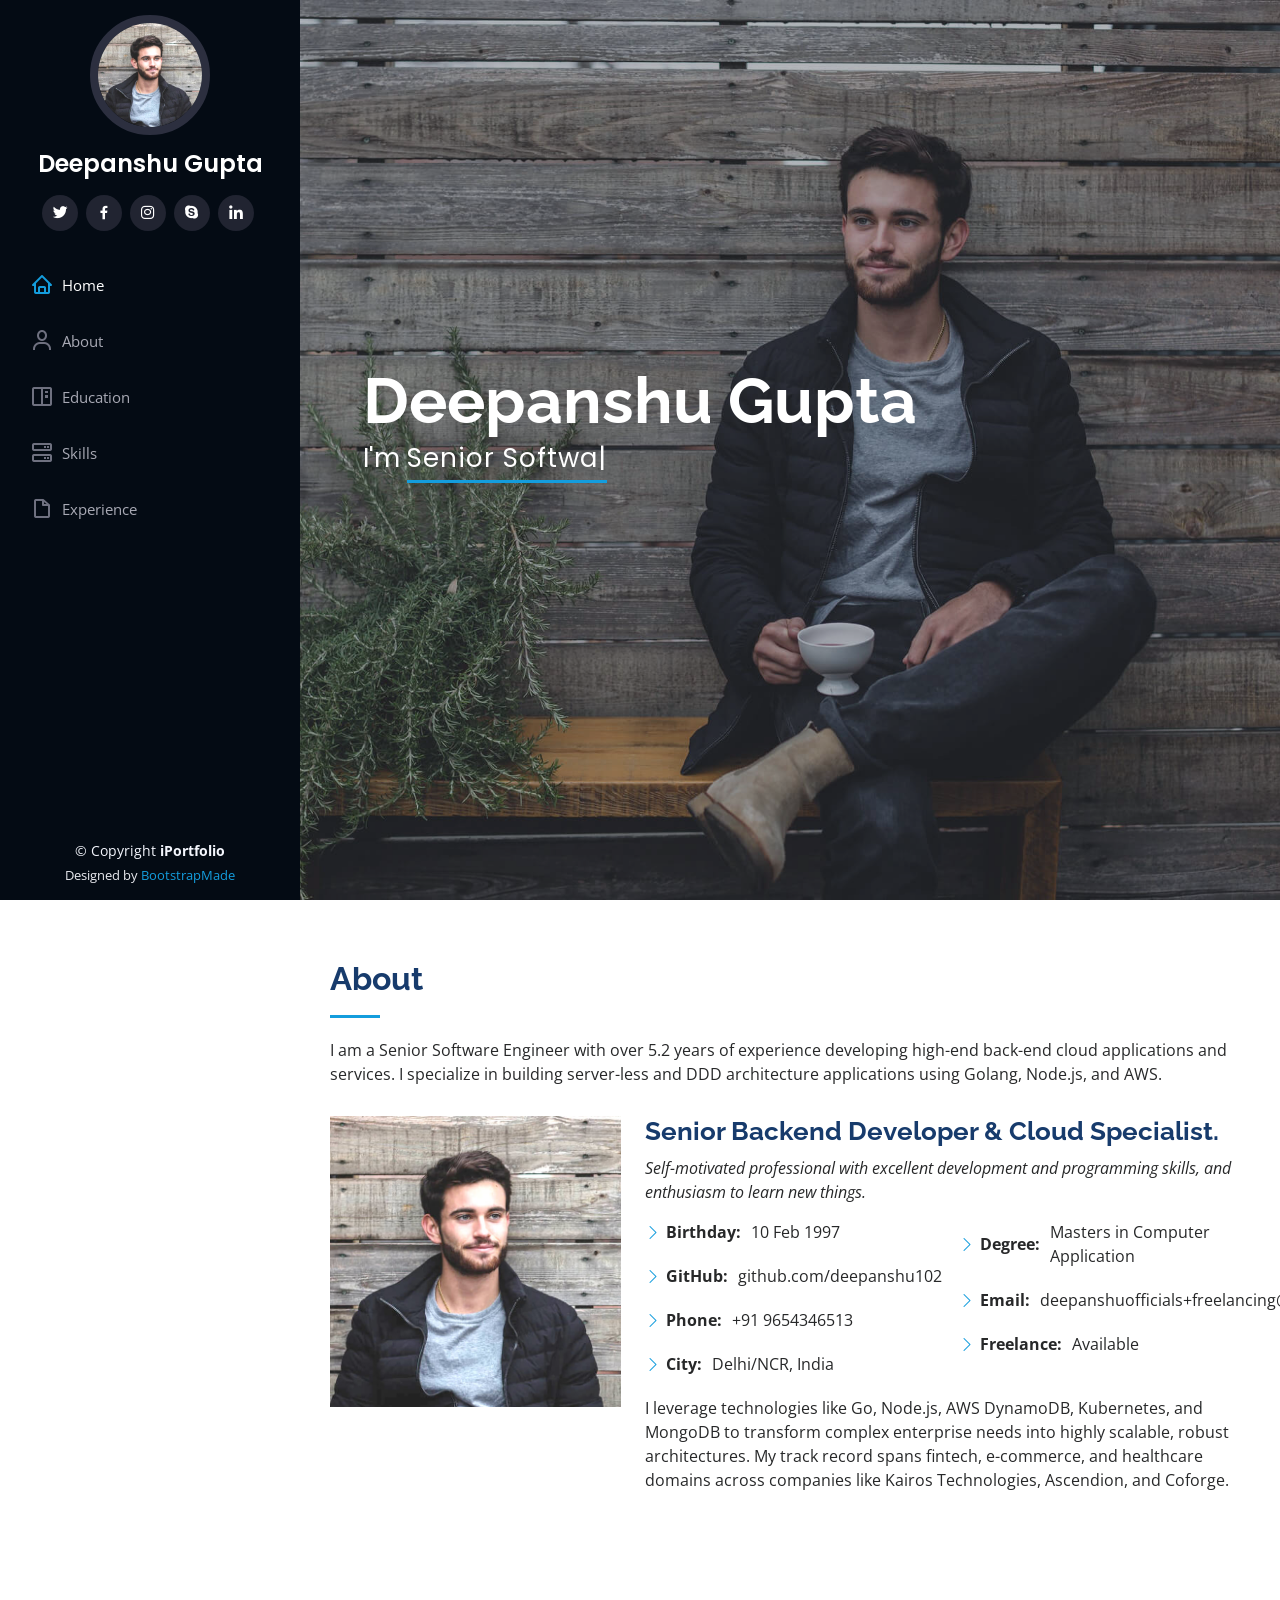
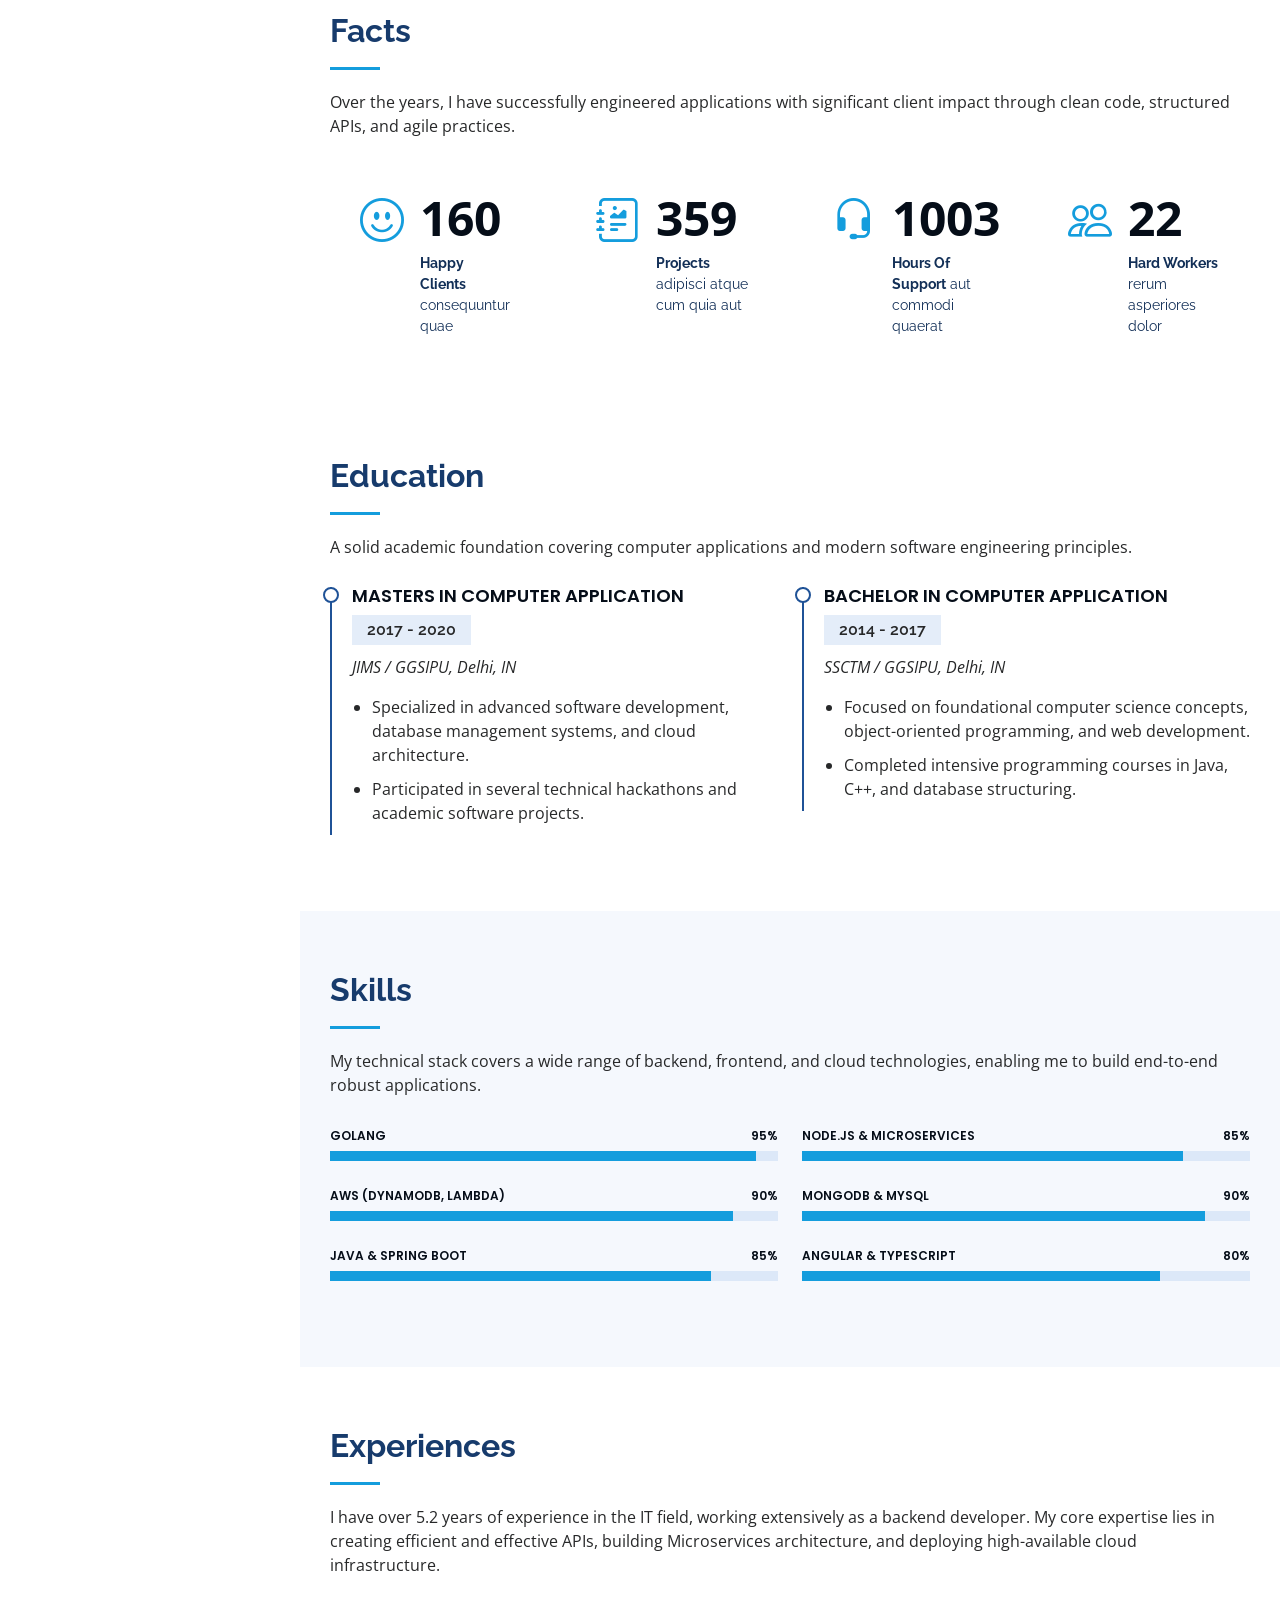
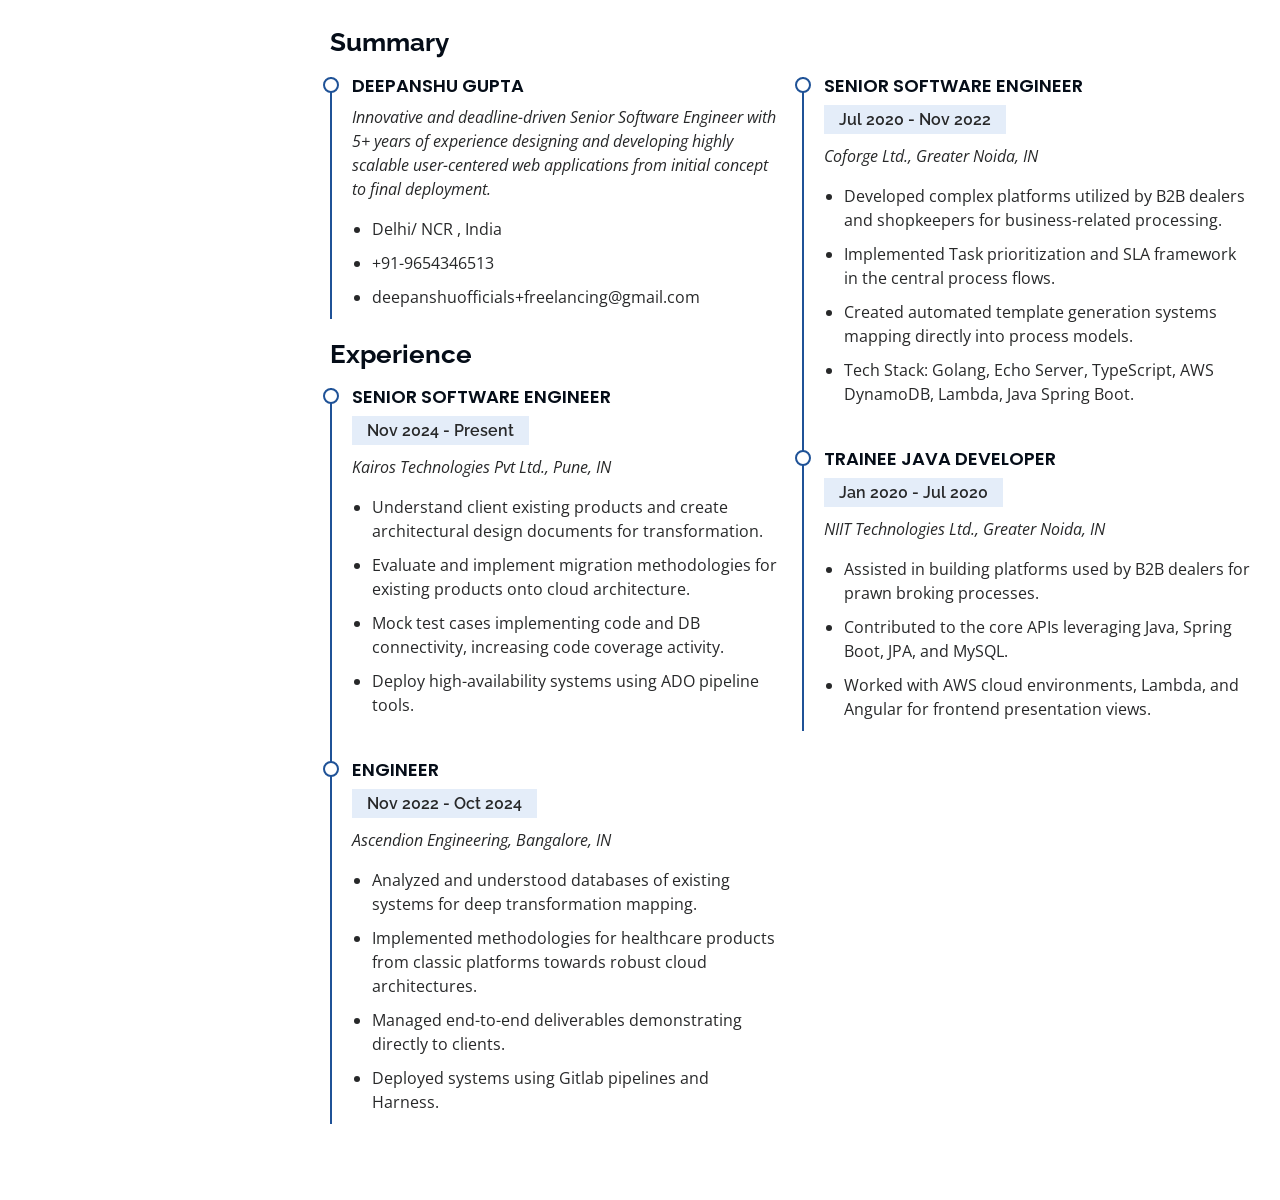
<file: PROJECT/index.html>
<!DOCTYPE html>
<html lang="en">

<head>
  <meta charset="utf-8">
  <meta content="width=device-width, initial-scale=1.0" name="viewport">

  <title>Deepanshu Gupta</title>
  <meta content="" name="description">
  <meta content="" name="keywords">

  <!-- Favicons -->
  <link href="assets/img/favicon.png" rel="icon">
  <link href="assets/img/apple-touch-icon.png" rel="apple-touch-icon">

  <!-- Google Fonts -->
  <link href="https://fonts.googleapis.com/css?family=Open+Sans:300,300i,400,400i,600,600i,700,700i|Raleway:300,300i,400,400i,500,500i,600,600i,700,700i|Poppins:300,300i,400,400i,500,500i,600,600i,700,700i" rel="stylesheet">

  <!-- Vendor CSS Files -->
  <link href="assets/vendor/aos/aos.css" rel="stylesheet">
  <link href="assets/vendor/bootstrap/css/bootstrap.min.css" rel="stylesheet">
  <link href="assets/vendor/bootstrap-icons/bootstrap-icons.css" rel="stylesheet">
  <link href="assets/vendor/boxicons/css/boxicons.min.css" rel="stylesheet">
  <link href="assets/vendor/glightbox/css/glightbox.min.css" rel="stylesheet">
  <link href="assets/vendor/swiper/swiper-bundle.min.css" rel="stylesheet">

  <!-- Template Main CSS File -->
  <link href="assets/css/style.css" rel="stylesheet">

</head>

<body>

  <!-- ======= Mobile nav toggle button ======= -->
  <i class="bi bi-list mobile-nav-toggle d-xl-none"></i>

  <!-- ======= Header ======= -->
  <header id="header">
    <div class="d-flex flex-column">

      <div class="profile">
        <img src="assets/img/profile-img.jpg" alt="deepanshu Gupta profile" class="img-fluid rounded-circle">
        <h1 class="text-light"><a href="index.html">Deepanshu Gupta</a></h1>
        <div class="social-links mt-3 text-center">
          <a href="#" class="twitter"><i class="bx bxl-twitter"></i></a>
          <a href="#" class="facebook"><i class="bx bxl-facebook"></i></a>
          <a href="#" class="instagram"><i class="bx bxl-instagram"></i></a>
          <a href="#" class="google-plus"><i class="bx bxl-skype"></i></a>
          <a href="#" class="linkedin"><i class="bx bxl-linkedin"></i></a>
        </div>
      </div>

      <nav id="navbar" class="nav-menu navbar">
        <ul>
          <li><a href="#hero" class="nav-link scrollto active"><i class="bx bx-home"></i> <span>Home</span></a></li>
          <li><a href="#about" class="nav-link scrollto"><i class="bx bx-user"></i> <span>About</span></a></li>
          <li><a href="#education" class="nav-link scrollto"><i class="bx bx-book-content"></i> <span>Education</span></a></li>
          <li><a href="#skills" class="nav-link scrollto"><i class="bx bx-server"></i> <span>Skills</span></a></li>
          <li><a href="#resume" class="nav-link scrollto"><i class="bx bx-file-blank"></i> <span>Experience</span></a></li>
          <!--<li><a href="#contact" class="nav-link scrollto"><i class="bx bx-envelope"></i> <span>Contact</span></a></li>-->
        </ul>
      </nav><!-- .nav-menu -->
    </div>
  </header><!-- End Header -->

  <!-- ======= Hero Section ======= -->
  <section id="hero" class="d-flex flex-column justify-content-center align-items-center">
    <div class="hero-container" data-aos="fade-in">
      <h1>Deepanshu Gupta</h1>
      <p>I'm <span class="typed" data-typed-items="Senior Software Engineer, Backend Developer, Cloud Architecture Specialist, Freelancer"></span></p>
    </div>
  </section><!-- End Hero -->

  <main id="main">

    <!-- ======= About Section ======= -->
    <section id="about" class="about">
      <div class="container">

        <div class="section-title">
          <h2>About</h2>
          <p>I am a Senior Software Engineer with over 5.2 years of experience developing high-end back-end cloud applications and services. I specialize in building server-less and DDD architecture applications using Golang, Node.js, and AWS.</p>
        </div>

        <div class="row">
          <div class="col-lg-4" data-aos="fade-right">
            <img src="assets/img/profile-img.jpg" class="img-fluid" alt="">
          </div>
          <div class="col-lg-8 pt-4 pt-lg-0 content" data-aos="fade-left">
            <h3>Senior Backend Developer &amp; Cloud Specialist.</h3>
            <p class="fst-italic">
              Self-motivated professional with excellent development and programming skills, and enthusiasm to learn new things.
            </p>
            <div class="row">
              <div class="col-lg-6">
                <ul>
                  <li><i class="bi bi-chevron-right"></i> <strong>Birthday:</strong> <span>10 Feb 1997</span></li>
                  <li><i class="bi bi-chevron-right"></i> <strong>GitHub:</strong> <span>github.com/deepanshu102</span></li>
                  <li><i class="bi bi-chevron-right"></i> <strong>Phone:</strong> <span>+91 9654346513</span></li>
                  <li><i class="bi bi-chevron-right"></i> <strong>City:</strong> <span>Delhi/NCR, India</span></li>
                </ul>
              </div>
              <div class="col-lg-6">
                <ul>
                  <li><i class="bi bi-chevron-right"></i> <strong>Degree:</strong> <span>Masters in Computer Application</span></li>
                  <li><i class="bi bi-chevron-right"></i> <strong>Email:</strong> <span>deepanshuofficials+freelancing@gmail.com</span></li>
                  <li><i class="bi bi-chevron-right"></i> <strong>Freelance:</strong> <span>Available</span></li>
                </ul>
              </div>
            </div>
            <p>
              I leverage technologies like Go, Node.js, AWS DynamoDB, Kubernetes, and MongoDB to transform complex enterprise needs into highly scalable, robust architectures. My track record spans fintech, e-commerce, and healthcare domains across companies like Kairos Technologies, Ascendion, and Coforge.
            </p>
          </div>
        </div>

      </div>
    </section><!-- End About Section -->

    <!-- ======= Facts Section ======= -->
    <section id="facts" class="facts">
      <div class="container">

        <div class="section-title">
          <h2>Facts</h2>
          <p>Over the years, I have successfully engineered applications with significant client impact through clean code, structured APIs, and agile practices.</p>
        </div>

        <div class="row no-gutters">

          <div class="col-lg-3 col-md-6 d-md-flex align-items-md-stretch" data-aos="fade-up">
            <div class="count-box">
              <i class="bi bi-emoji-smile"></i>
              <span data-purecounter-start="0" data-purecounter-end="232" data-purecounter-duration="1" class="purecounter"></span>
              <p><strong>Happy Clients</strong> consequuntur quae</p>
            </div>
          </div>

          <div class="col-lg-3 col-md-6 d-md-flex align-items-md-stretch" data-aos="fade-up" data-aos-delay="100">
            <div class="count-box">
              <i class="bi bi-journal-richtext"></i>
              <span data-purecounter-start="0" data-purecounter-end="521" data-purecounter-duration="1" class="purecounter"></span>
              <p><strong>Projects</strong> adipisci atque cum quia aut</p>
            </div>
          </div>

          <div class="col-lg-3 col-md-6 d-md-flex align-items-md-stretch" data-aos="fade-up" data-aos-delay="200">
            <div class="count-box">
              <i class="bi bi-headset"></i>
              <span data-purecounter-start="0" data-purecounter-end="1453" data-purecounter-duration="1" class="purecounter"></span>
              <p><strong>Hours Of Support</strong> aut commodi quaerat</p>
            </div>
          </div>

          <div class="col-lg-3 col-md-6 d-md-flex align-items-md-stretch" data-aos="fade-up" data-aos-delay="300">
            <div class="count-box">
              <i class="bi bi-people"></i>
              <span data-purecounter-start="0" data-purecounter-end="32" data-purecounter-duration="1" class="purecounter"></span>
              <p><strong>Hard Workers</strong> rerum asperiores dolor</p>
            </div>
          </div>

        </div>

      </div>
    </section><!-- End Facts Section -->
    <!-- ======= Education Section ======= -->
    <section id="education" class="resume">
    <div class="container">

      <div class="section-title">
        <h2>Education</h2>
        <p>A solid academic foundation covering computer applications and modern software engineering principles.</p>
      </div>

      <div class="row">
        <div class="col-lg-6" data-aos="fade-up">
          <div class="resume-item">
            <h4>Masters in Computer Application </h4>
            <h5>2017 - 2020</h5>
            <p><em>JIMS / GGSIPU, Delhi, IN </em></p>
            <ul>
              <li>Specialized in advanced software development, database management systems, and cloud architecture.</li>
              <li>Participated in several technical hackathons and academic software projects.</li>
            </ul>
          </div>
        </div>
        <div class="col-lg-6" data-aos="fade-up" data-aos-delay="100">
          <div class="resume-item">
            <h4>Bachelor in Computer Application</h4>
            <h5>2014 - 2017</h5>
            <p><em>SSCTM / GGSIPU, Delhi, IN</em></p>
            <ul>
              <li>Focused on foundational computer science concepts, object-oriented programming, and web development.</li>
              <li>Completed intensive programming courses in Java, C++, and database structuring.</li>
            </ul>
          </div>
        </div>
      </div>

    </div>
  </section><!-- End Resume Section -->

    <!-- End Education Section -->

    <!-- ======= Skills Section ======= -->
    <section id="skills" class="skills section-bg">
      <div class="container">

        <div class="section-title">
          <h2>Skills</h2>
          <p>My technical stack covers a wide range of backend, frontend, and cloud technologies, enabling me to build end-to-end robust applications.</p>
        </div>

        <div class="row skills-content">

          <div class="col-lg-6" data-aos="fade-up">

            <div class="progress">
              <span class="skill">Golang <i class="val">95%</i></span>
              <div class="progress-bar-wrap">
                <div class="progress-bar" role="progressbar" aria-valuenow="95" aria-valuemin="0" aria-valuemax="100"></div>
              </div>
            </div>

            <div class="progress">
              <span class="skill">AWS (DynamoDB, Lambda) <i class="val">90%</i></span>
              <div class="progress-bar-wrap">
                <div class="progress-bar" role="progressbar" aria-valuenow="90" aria-valuemin="0" aria-valuemax="100"></div>
              </div>
            </div>

            <div class="progress">
              <span class="skill">Java &amp; Spring Boot <i class="val">85%</i></span>
              <div class="progress-bar-wrap">
                <div class="progress-bar" role="progressbar" aria-valuenow="85" aria-valuemin="0" aria-valuemax="100"></div>
              </div>
            </div>

          </div>

          <div class="col-lg-6" data-aos="fade-up" data-aos-delay="100">

            <div class="progress">
              <span class="skill">Node.js &amp; Microservices <i class="val">85%</i></span>
              <div class="progress-bar-wrap">
                <div class="progress-bar" role="progressbar" aria-valuenow="85" aria-valuemin="0" aria-valuemax="100"></div>
              </div>
            </div>

            <div class="progress">
              <span class="skill">MongoDB &amp; MySQL <i class="val">90%</i></span>
              <div class="progress-bar-wrap">
                <div class="progress-bar" role="progressbar" aria-valuenow="90" aria-valuemin="0" aria-valuemax="100"></div>
              </div>
            </div>

            <div class="progress">
              <span class="skill">Angular &amp; TypeScript <i class="val">80%</i></span>
              <div class="progress-bar-wrap">
                <div class="progress-bar" role="progressbar" aria-valuenow="80" aria-valuemin="0" aria-valuemax="100"></div>
              </div>
            </div>

          </div>

        </div>

      </div>
    </section><!-- End Skills Section -->

    <!-- ======= Experience Section ======= -->
    <section id="resume" class="resume">
      <div class="container">

        <div class="section-title">
          <h2>Experiences</h2>
          <p>I have over 5.2 years of experience in the IT field, working extensively as a backend developer. My core expertise lies in creating efficient and effective APIs, building Microservices architecture, and deploying high-available cloud infrastructure.</p>
        </div>

        <div class="row">
          <div class="col-lg-6" data-aos="fade-up">
            <h3 class="resume-title">Summary</h3>
            <div class="resume-item pb-0">
              <h4>Deepanshu Gupta</h4>
              <p><em>Innovative and deadline-driven Senior Software Engineer with 5+ years of experience designing and developing highly scalable user-centered web applications from initial concept to final deployment.</em></p>
              <ul>
                <li>Delhi/ NCR , India</li>
                <li>+91-9654346513</li>
                <li>deepanshuofficials+freelancing@gmail.com</li>
              </ul>
            </div>

            <h3 class="resume-title">Experience</h3>
            <div class="resume-item">
              <h4>Senior Software Engineer</h4>
              <h5>Nov 2024 - Present</h5>
              <p><em>Kairos Technologies Pvt Ltd., Pune, IN </em></p>
              <ul>
                <li>Understand client existing products and create architectural design documents for transformation.</li>
                <li>Evaluate and implement migration methodologies for existing products onto cloud architecture.</li>
                <li>Mock test cases implementing code and DB connectivity, increasing code coverage activity.</li>
                <li>Deploy high-availability systems using ADO pipeline tools.</li>
              </ul>
            </div>
            
            <div class="resume-item">
              <h4>Engineer</h4>
              <h5>Nov 2022 - Oct 2024</h5>
              <p><em>Ascendion Engineering, Bangalore, IN</em></p>
              <ul>
                <li>Analyzed and understood databases of existing systems for deep transformation mapping.</li>
                <li>Implemented methodologies for healthcare products from classic platforms towards robust cloud architectures.</li>
                <li>Managed end-to-end deliverables demonstrating directly to clients.</li>
                <li>Deployed systems using Gitlab pipelines and Harness.</li>
              </ul>
            </div>
          </div>
          <div class="col-lg-6" data-aos="fade-up" data-aos-delay="100">
            <h3 class="resume-title">&nbsp;</h3>
            <div class="resume-item">
              <h4>Senior Software Engineer</h4>
              <h5>Jul 2020 - Nov 2022</h5>
              <p><em>Coforge Ltd., Greater Noida, IN</em></p>
              <ul>
                <li>Developed complex platforms utilized by B2B dealers and shopkeepers for business-related processing.</li>
                <li>Implemented Task prioritization and SLA framework in the central process flows.</li>
                <li>Created automated template generation systems mapping directly into process models.</li>
                <li>Tech Stack: Golang, Echo Server, TypeScript, AWS DynamoDB, Lambda, Java Spring Boot.</li>
              </ul>
            </div>
            
            <div class="resume-item">
              <h4>Trainee Java Developer</h4>
              <h5>Jan 2020 - Jul 2020</h5>
              <p><em>NIIT Technologies Ltd., Greater Noida, IN</em></p>
              <ul>
                <li>Assisted in building platforms used by B2B dealers for prawn broking processes.</li>
                <li>Contributed to the core APIs leveraging Java, Spring Boot, JPA, and MySQL.</li>
                <li>Worked with AWS cloud environments, Lambda, and Angular for frontend presentation views.</li>
              </ul>
            </div>
          </div>
        </div>

      </div>
    </section><!-- End Resume Section -->


    <!-- ======= Services Section ======= 
    <section id="services" class="services">
      <div class="container">

        <div class="section-title">
          <h2>Services</h2>
          <p>Magnam dolores commodi suscipit. Necessitatibus eius consequatur ex aliquid fuga eum quidem. Sit sint consectetur velit. Quisquam quos quisquam cupiditate. Et nemo qui impedit suscipit alias ea. Quia fugiat sit in iste officiis commodi quidem hic quas.</p>
        </div>

        <div class="row">
          <div class="col-lg-4 col-md-6 icon-box" data-aos="fade-up">
            <div class="icon"><i class="bi bi-briefcase"></i></div>
            <h4 class="title"><a href="">Lorem Ipsum</a></h4>
            <p class="description">Voluptatum deleniti atque corrupti quos dolores et quas molestias excepturi sint occaecati cupiditate non provident</p>
          </div>
          <div class="col-lg-4 col-md-6 icon-box" data-aos="fade-up" data-aos-delay="100">
            <div class="icon"><i class="bi bi-card-checklist"></i></div>
            <h4 class="title"><a href="">Dolor Sitema</a></h4>
            <p class="description">Minim veniam, quis nostrud exercitation ullamco laboris nisi ut aliquip ex ea commodo consequat tarad limino ata</p>
          </div>
          <div class="col-lg-4 col-md-6 icon-box" data-aos="fade-up" data-aos-delay="200">
            <div class="icon"><i class="bi bi-bar-chart"></i></div>
            <h4 class="title"><a href="">Sed ut perspiciatis</a></h4>
            <p class="description">Duis aute irure dolor in reprehenderit in voluptate velit esse cillum dolore eu fugiat nulla pariatur</p>
          </div>
          <div class="col-lg-4 col-md-6 icon-box" data-aos="fade-up" data-aos-delay="300">
            <div class="icon"><i class="bi bi-binoculars"></i></div>
            <h4 class="title"><a href="">Magni Dolores</a></h4>
            <p class="description">Excepteur sint occaecat cupidatat non proident, sunt in culpa qui officia deserunt mollit anim id est laborum</p>
          </div>
          <div class="col-lg-4 col-md-6 icon-box" data-aos="fade-up" data-aos-delay="400">
            <div class="icon"><i class="bi bi-brightness-high"></i></div>
            <h4 class="title"><a href="">Nemo Enim</a></h4>
            <p class="description">At vero eos et accusamus et iusto odio dignissimos ducimus qui blanditiis praesentium voluptatum deleniti atque</p>
          </div>
          <div class="col-lg-4 col-md-6 icon-box" data-aos="fade-up" data-aos-delay="500">
            <div class="icon"><i class="bi bi-calendar4-week"></i></div>
            <h4 class="title"><a href="">Eiusmod Tempor</a></h4>
            <p class="description">Et harum quidem rerum facilis est et expedita distinctio. Nam libero tempore, cum soluta nobis est eligendi</p>
          </div>
        </div>

      </div>
    </section> End Services Section -->

    <!-- ======= Testimonials Section ======= 
    <section id="testimonials" class="testimonials section-bg">
      <div class="container">

        <div class="section-title">
          <h2>Testimonials</h2>
          <p>Magnam dolores commodi suscipit. Necessitatibus eius consequatur ex aliquid fuga eum quidem. Sit sint consectetur velit. Quisquam quos quisquam cupiditate. Et nemo qui impedit suscipit alias ea. Quia fugiat sit in iste officiis commodi quidem hic quas.</p>
        </div>

        <div class="testimonials-slider swiper" data-aos="fade-up" data-aos-delay="100">
          <div class="swiper-wrapper">

            <div class="swiper-slide">
              <div class="testimonial-item" data-aos="fade-up">
                <p>
                  <i class="bx bxs-quote-alt-left quote-icon-left"></i>
                  Proin iaculis purus consequat sem cure digni ssim donec porttitora entum suscipit rhoncus. Accusantium quam, ultricies eget id, aliquam eget nibh et. Maecen aliquam, risus at semper.
                  <i class="bx bxs-quote-alt-right quote-icon-right"></i>
                </p>
                <img src="assets/img/testimonials/testimonials-1.jpg" class="testimonial-img" alt="">
                <h3>Saul Goodman</h3>
                <h4>Ceo &amp; Founder</h4>
              </div>
            </div> End testimonial item -->

            <!-- <div class="swiper-slide">
              <div class="testimonial-item" data-aos="fade-up" data-aos-delay="100">
                <p>
                  <i class="bx bxs-quote-alt-left quote-icon-left"></i>
                  Export tempor illum tamen malis malis eram quae irure esse labore quem cillum quid cillum eram malis quorum velit fore eram velit sunt aliqua noster fugiat irure amet legam anim culpa.
                  <i class="bx bxs-quote-alt-right quote-icon-right"></i>
                </p>
                <img src="assets/img/testimonials/testimonials-2.jpg" class="testimonial-img" alt="">
                <h3>Sara Wilsson</h3>
                <h4>Designer</h4>
              </div>
            </div> End testimonial item 

            <div class="swiper-slide">
              <div class="testimonial-item" data-aos="fade-up" data-aos-delay="200">
                <p>
                  <i class="bx bxs-quote-alt-left quote-icon-left"></i>
                  Enim nisi quem export duis labore cillum quae magna enim sint quorum nulla quem veniam duis minim tempor labore quem eram duis noster aute amet eram fore quis sint minim.
                  <i class="bx bxs-quote-alt-right quote-icon-right"></i>
                </p>
                <img src="assets/img/testimonials/testimonials-3.jpg" class="testimonial-img" alt="">
                <h3>Jena Karlis</h3>
                <h4>Store Owner</h4>
              </div>
            </div>  End testimonial item 

            <div class="swiper-slide">
              <div class="testimonial-item" data-aos="fade-up" data-aos-delay="300">
                <p>
                  <i class="bx bxs-quote-alt-left quote-icon-left"></i>
                  Fugiat enim eram quae cillum dolore dolor amet nulla culpa multos export minim fugiat minim velit minim dolor enim duis veniam ipsum anim magna sunt elit fore quem dolore labore illum veniam.
                  <i class="bx bxs-quote-alt-right quote-icon-right"></i>
                </p>
                <img src="assets/img/testimonials/testimonials-4.jpg" class="testimonial-img" alt="">
                <h3>Matt Brandon</h3>
                <h4>Freelancer</h4>
              </div>
            </div> End testimonial item 

            <div class="swiper-slide">
              <div class="testimonial-item" data-aos="fade-up" data-aos-delay="400">
                <p>
                  <i class="bx bxs-quote-alt-left quote-icon-left"></i>
                  Quis quorum aliqua sint quem legam fore sunt eram irure aliqua veniam tempor noster veniam enim culpa labore duis sunt culpa nulla illum cillum fugiat legam esse veniam culpa fore nisi cillum quid.
                  <i class="bx bxs-quote-alt-right quote-icon-right"></i>
                </p>
                <img src="assets/img/testimonials/testimonials-5.jpg" class="testimonial-img" alt="">
                <h3>John Larson</h3>
                <h4>Entrepreneur</h4>
              </div>
            </div> End testimonial item 

          </div>
          <div class="swiper-pagination"></div>
        </div>

      </div>
    </section>End Testimonials Section -->

    <!-- ======= Contact Section ======= -->
    <!--<section id="contact" class="contact">
      <div class="container">

        <div class="section-title">
          <h2>Contact</h2>
          <p>Magnam dolores commodi suscipit. Necessitatibus eius consequatur ex aliquid fuga eum quidem. Sit sint consectetur velit. Quisquam quos quisquam cupiditate. Et nemo qui impedit suscipit alias ea. Quia fugiat sit in iste officiis commodi quidem hic quas.</p>
        </div>

        <div class="row" data-aos="fade-in">

          <div class="col-lg-5 d-flex align-items-stretch">
            <div class="info">
              <div class="address">
                <i class="bi bi-geo-alt"></i>
                <h4>Location:</h4>
                <p>A108 Adam Street, New York, NY 535022</p>
              </div>

              <div class="email">
                <i class="bi bi-envelope"></i>
                <h4>Email:</h4>
                <p>info@example.com</p>
              </div>

              <div class="phone">
                <i class="bi bi-phone"></i>
                <h4>Call:</h4>
                <p>+1 5589 55488 55s</p>
              </div>

              <iframe src="https://www.google.com/maps/embed?pb=!1m14!1m8!1m3!1d12097.433213460943!2d-74.0062269!3d40.7101282!3m2!1i1024!2i768!4f13.1!3m3!1m2!1s0x0%3A0xb89d1fe6bc499443!2sDowntown+Conference+Center!5e0!3m2!1smk!2sbg!4v1539943755621" frameborder="0" style="border:0; width: 100%; height: 290px;" allowfullscreen></iframe>
            </div>

          </div>

          <div class="col-lg-7 mt-5 mt-lg-0 d-flex align-items-stretch">
            <form action="forms/contact.php" method="post" role="form" class="php-email-form">
              <div class="row">
                <div class="form-group col-md-6">
                  <label for="name">Your Name</label>
                  <input type="text" name="name" class="form-control" id="name" required>
                </div>
                <div class="form-group col-md-6">
                  <label for="name">Your Email</label>
                  <input type="email" class="form-control" name="email" id="email" required>
                </div>
              </div>
              <div class="form-group">
                <label for="name">Subject</label>
                <input type="text" class="form-control" name="subject" id="subject" required>
              </div>
              <div class="form-group">
                <label for="name">Message</label>
                <textarea class="form-control" name="message" rows="10" required></textarea>
              </div>
              <div class="my-3">
                <div class="loading">Loading</div>
                <div class="error-message"></div>
                <div class="sent-message">Your message has been sent. Thank you!</div>
              </div>
              <div class="text-center"><button type="submit">Send Message</button></div>
            </form>
          </div>

        </div>

      </div>
    </section>
  -->
    <!-- End Contact Section -->

  </main><!-- End #main -->

  <!-- ======= Footer ======= -->
  <footer id="footer">
    <div class="container">
      <div class="copyright">
        &copy; Copyright <strong><span>iPortfolio</span></strong>
      </div>
      <div class="credits">
        <!-- All the links in the footer should remain intact. -->
        <!-- You can delete the links only if you purchased the pro version. -->
        <!-- Licensing information: https://bootstrapmade.com/license/ -->
        <!-- Purchase the pro version with working PHP/AJAX contact form: https://bootstrapmade.com/iportfolio-bootstrap-portfolio-websites-template/ -->
        Designed by <a href="https://bootstrapmade.com/">BootstrapMade</a>
      </div>
    </div>
  </footer><!-- End  Footer -->

  <a href="#" class="back-to-top d-flex align-items-center justify-content-center"><i class="bi bi-arrow-up-short"></i></a>

  <!-- Vendor JS Files -->
  <script src="assets/vendor/purecounter/purecounter_vanilla.js"></script>
  <script src="assets/vendor/aos/aos.js"></script>
  <script src="assets/vendor/bootstrap/js/bootstrap.bundle.min.js"></script>
  <script src="assets/vendor/glightbox/js/glightbox.min.js"></script>
  <script src="assets/vendor/isotope-layout/isotope.pkgd.min.js"></script>
  <script src="assets/vendor/swiper/swiper-bundle.min.js"></script>
  <script src="assets/vendor/typed.js/typed.umd.js"></script>
  <script src="assets/vendor/waypoints/noframework.waypoints.js"></script>
  <script src="assets/vendor/php-email-form/validate.js"></script>

  <!-- Template Main JS File -->
  <script src="assets/js/main.js"></script>

</body>

</html>
</file>
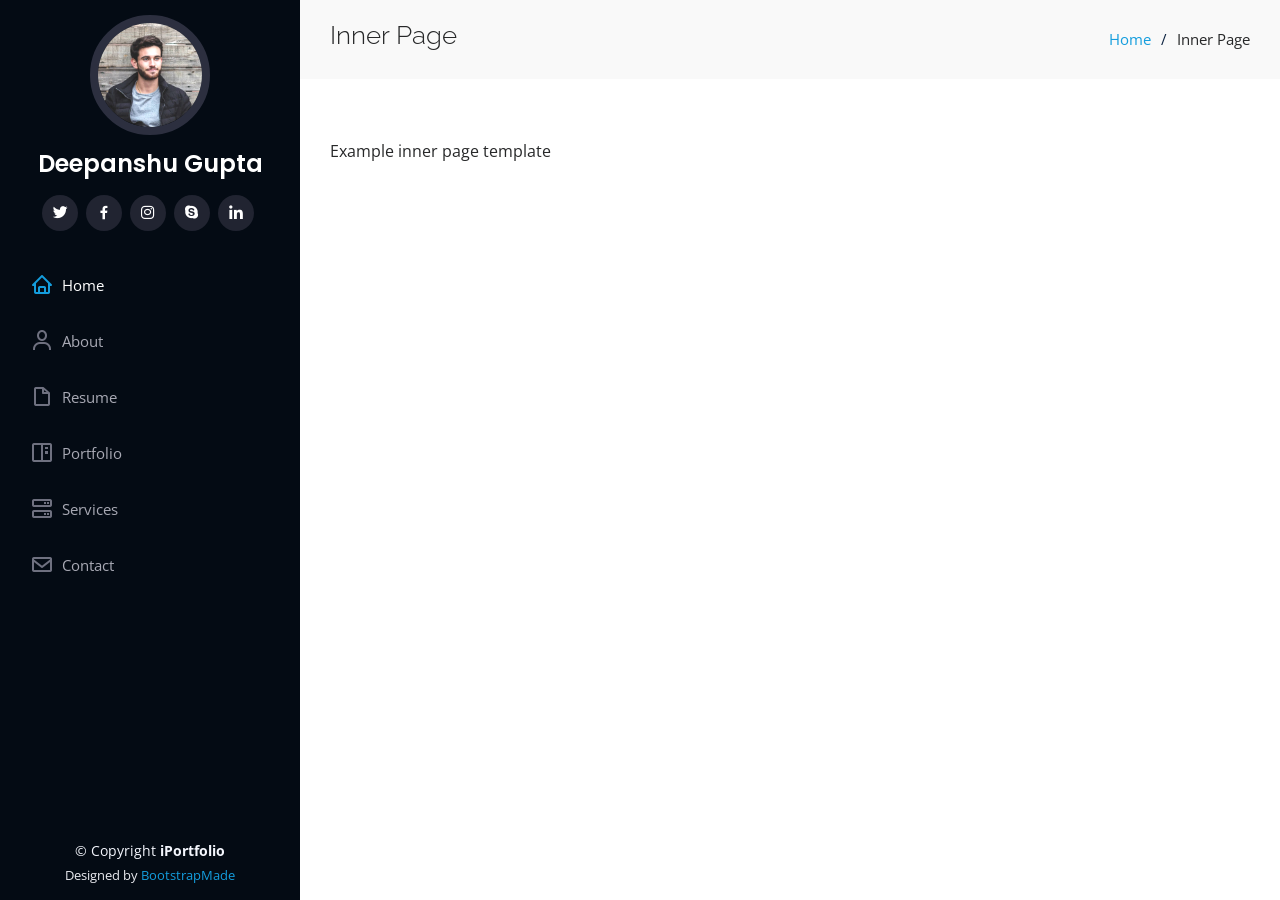
<file: PROJECT/inner-page.html>
<!DOCTYPE html>
<html lang="en">

<head>
  <meta charset="utf-8">
  <meta content="width=device-width, initial-scale=1.0" name="viewport">

  <title>Deepanshu Gupta</title>
  <meta content="" name="description">
  <meta content="" name="keywords">

  <!-- Favicons -->
  <link href="assets/img/favicon.png" rel="icon">
  <link href="assets/img/apple-touch-icon.png" rel="apple-touch-icon">

  <!-- Google Fonts -->
  <link href="https://fonts.googleapis.com/css?family=Open+Sans:300,300i,400,400i,600,600i,700,700i|Raleway:300,300i,400,400i,500,500i,600,600i,700,700i|Poppins:300,300i,400,400i,500,500i,600,600i,700,700i" rel="stylesheet">

  <!-- Vendor CSS Files -->
  <link href="assets/vendor/aos/aos.css" rel="stylesheet">
  <link href="assets/vendor/bootstrap/css/bootstrap.min.css" rel="stylesheet">
  <link href="assets/vendor/bootstrap-icons/bootstrap-icons.css" rel="stylesheet">
  <link href="assets/vendor/boxicons/css/boxicons.min.css" rel="stylesheet">
  <link href="assets/vendor/glightbox/css/glightbox.min.css" rel="stylesheet">
  <link href="assets/vendor/swiper/swiper-bundle.min.css" rel="stylesheet">

  <!-- Template Main CSS File -->
  <link href="assets/css/style.css" rel="stylesheet">

  <!-- =======================================================
  * Template Name: iPortfolio
  * Updated: Nov 17 2023 with Bootstrap v5.3.2
  * Template URL: https://bootstrapmade.com/iportfolio-bootstrap-portfolio-websites-template/
  * Author: BootstrapMade.com
  * License: https://bootstrapmade.com/license/
  ======================================================== -->
</head>

<body>

  <!-- ======= Mobile nav toggle button ======= -->
  <i class="bi bi-list mobile-nav-toggle d-xl-none"></i>

  <!-- ======= Header ======= -->
  <header id="header">
    <div class="d-flex flex-column">

      <div class="profile">
        <img src="assets/img/profile-img.jpg" alt="" class="img-fluid rounded-circle">
        <h1 class="text-light"><a href="index.html">Deepanshu Gupta</a></h1>
        <div class="social-links mt-3 text-center">
          <a href="#" class="twitter"><i class="bx bxl-twitter"></i></a>
          <a href="#" class="facebook"><i class="bx bxl-facebook"></i></a>
          <a href="#" class="instagram"><i class="bx bxl-instagram"></i></a>
          <a href="#" class="google-plus"><i class="bx bxl-skype"></i></a>
          <a href="#" class="linkedin"><i class="bx bxl-linkedin"></i></a>
        </div>
      </div>

      <nav id="navbar" class="nav-menu navbar">
        <ul>
          <li><a href="#hero" class="nav-link scrollto active"><i class="bx bx-home"></i> <span>Home</span></a></li>
          <li><a href="#about" class="nav-link scrollto"><i class="bx bx-user"></i> <span>About</span></a></li>
          <li><a href="#resume" class="nav-link scrollto"><i class="bx bx-file-blank"></i> <span>Resume</span></a></li>
          <li><a href="#portfolio" class="nav-link scrollto"><i class="bx bx-book-content"></i> <span>Portfolio</span></a></li>
          <li><a href="#services" class="nav-link scrollto"><i class="bx bx-server"></i> <span>Services</span></a></li>
          <li><a href="#contact" class="nav-link scrollto"><i class="bx bx-envelope"></i> <span>Contact</span></a></li>
        </ul>
      </nav><!-- .nav-menu -->
    </div>
  </header><!-- End Header -->

  <main id="main">

    <!-- ======= Breadcrumbs ======= -->
    <section class="breadcrumbs">
      <div class="container">

        <div class="d-flex justify-content-between align-items-center">
          <h2>Inner Page</h2>
          <ol>
            <li><a href="index.html">Home</a></li>
            <li>Inner Page</li>
          </ol>
        </div>

      </div>
    </section><!-- End Breadcrumbs -->

    <section class="inner-page">
      <div class="container">
        <p>
          Example inner page template
        </p>
      </div>
    </section>

  </main><!-- End #main -->

  <!-- ======= Footer ======= -->
  <footer id="footer">
    <div class="container">
      <div class="copyright">
        &copy; Copyright <strong><span>iPortfolio</span></strong>
      </div>
      <div class="credits">
        <!-- All the links in the footer should remain intact. -->
        <!-- You can delete the links only if you purchased the pro version. -->
        <!-- Licensing information: https://bootstrapmade.com/license/ -->
        <!-- Purchase the pro version with working PHP/AJAX contact form: https://bootstrapmade.com/iportfolio-bootstrap-portfolio-websites-template/ -->
        Designed by <a href="https://bootstrapmade.com/">BootstrapMade</a>
      </div>
    </div>
  </footer><!-- End  Footer -->

  <a href="#" class="back-to-top d-flex align-items-center justify-content-center"><i class="bi bi-arrow-up-short"></i></a>

  <!-- Vendor JS Files -->
  <script src="assets/vendor/purecounter/purecounter_vanilla.js"></script>
  <script src="assets/vendor/aos/aos.js"></script>
  <script src="assets/vendor/bootstrap/js/bootstrap.bundle.min.js"></script>
  <script src="assets/vendor/glightbox/js/glightbox.min.js"></script>
  <script src="assets/vendor/isotope-layout/isotope.pkgd.min.js"></script>
  <script src="assets/vendor/swiper/swiper-bundle.min.js"></script>
  <script src="assets/vendor/typed.js/typed.umd.js"></script>
  <script src="assets/vendor/waypoints/noframework.waypoints.js"></script>
  <script src="assets/vendor/php-email-form/validate.js"></script>

  <!-- Template Main JS File -->
  <script src="assets/js/main.js"></script>

</body>

</html>
</file>
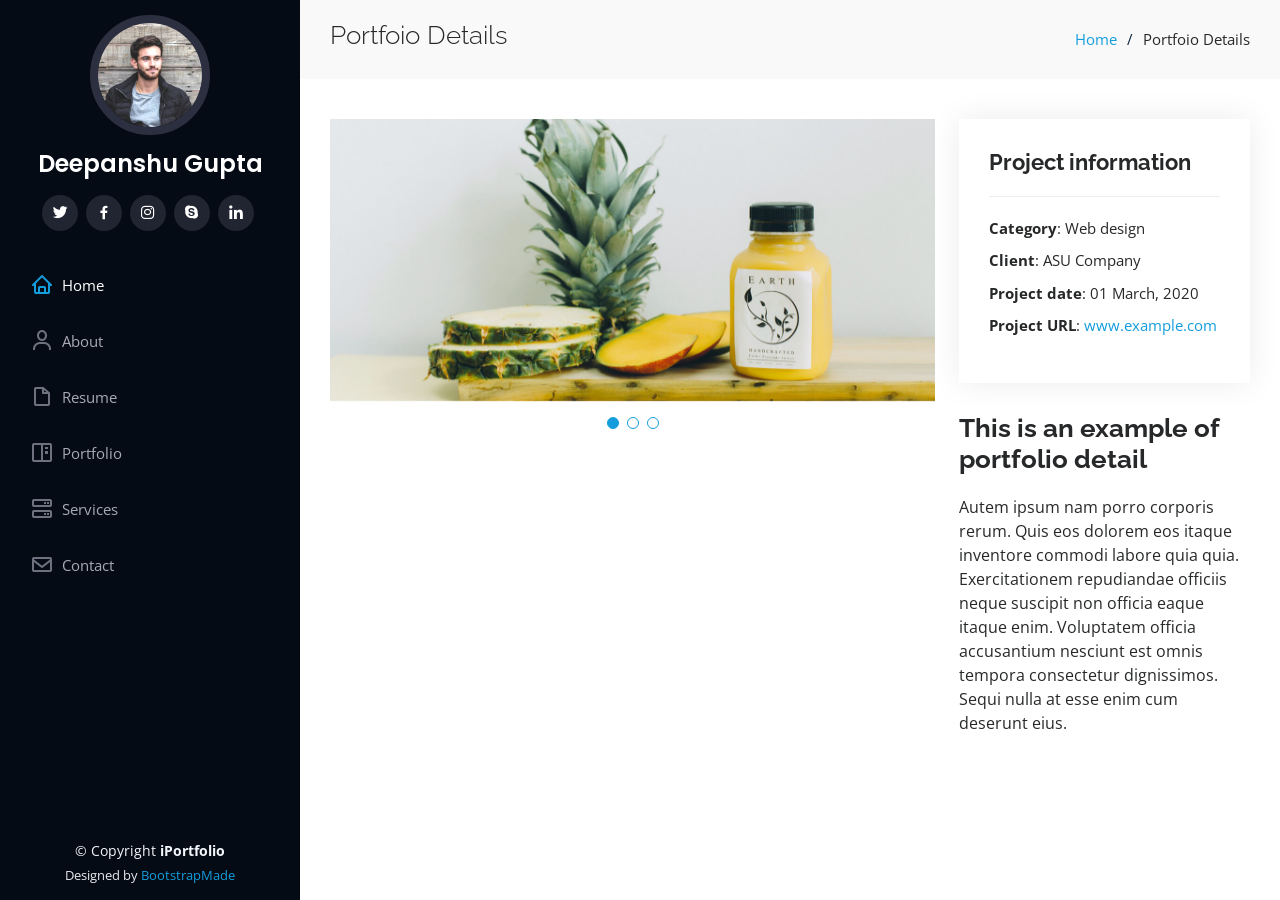
<file: PROJECT/portfolio-details.html>
<!DOCTYPE html>
<html lang="en">

<head>
  <meta charset="utf-8">
  <meta content="width=device-width, initial-scale=1.0" name="viewport">

  <title>Deepanshu Gupta</title>
  <meta content="" name="description">
  <meta content="" name="keywords">

  <!-- Favicons -->
  <link href="assets/img/favicon.png" rel="icon">
  <link href="assets/img/apple-touch-icon.png" rel="apple-touch-icon">

  <!-- Google Fonts -->
  <link href="https://fonts.googleapis.com/css?family=Open+Sans:300,300i,400,400i,600,600i,700,700i|Raleway:300,300i,400,400i,500,500i,600,600i,700,700i|Poppins:300,300i,400,400i,500,500i,600,600i,700,700i" rel="stylesheet">

  <!-- Vendor CSS Files -->
  <link href="assets/vendor/aos/aos.css" rel="stylesheet">
  <link href="assets/vendor/bootstrap/css/bootstrap.min.css" rel="stylesheet">
  <link href="assets/vendor/bootstrap-icons/bootstrap-icons.css" rel="stylesheet">
  <link href="assets/vendor/boxicons/css/boxicons.min.css" rel="stylesheet">
  <link href="assets/vendor/glightbox/css/glightbox.min.css" rel="stylesheet">
  <link href="assets/vendor/swiper/swiper-bundle.min.css" rel="stylesheet">

  <!-- Template Main CSS File -->
  <link href="assets/css/style.css" rel="stylesheet">

  <!-- =======================================================
  * Template Name: iPortfolio
  * Updated: Nov 17 2023 with Bootstrap v5.3.2
  * Template URL: https://bootstrapmade.com/iportfolio-bootstrap-portfolio-websites-template/
  * Author: BootstrapMade.com
  * License: https://bootstrapmade.com/license/
  ======================================================== -->
</head>

<body>

  <!-- ======= Mobile nav toggle button ======= -->
  <i class="bi bi-list mobile-nav-toggle d-xl-none"></i>

  <!-- ======= Header ======= -->
  <header id="header">
    <div class="d-flex flex-column">

      <div class="profile">
        <img src="assets/img/profile-img.jpg" alt="" class="img-fluid rounded-circle">
        <h1 class="text-light"><a href="index.html">Deepanshu Gupta</a></h1>
        <div class="social-links mt-3 text-center">
          <a href="#" class="twitter"><i class="bx bxl-twitter"></i></a>
          <a href="#" class="facebook"><i class="bx bxl-facebook"></i></a>
          <a href="#" class="instagram"><i class="bx bxl-instagram"></i></a>
          <a href="#" class="google-plus"><i class="bx bxl-skype"></i></a>
          <a href="#" class="linkedin"><i class="bx bxl-linkedin"></i></a>
        </div>
      </div>

      <nav id="navbar" class="nav-menu navbar">
        <ul>
          <li><a href="#hero" class="nav-link scrollto active"><i class="bx bx-home"></i> <span>Home</span></a></li>
          <li><a href="#about" class="nav-link scrollto"><i class="bx bx-user"></i> <span>About</span></a></li>
          <li><a href="#resume" class="nav-link scrollto"><i class="bx bx-file-blank"></i> <span>Resume</span></a></li>
          <li><a href="#portfolio" class="nav-link scrollto"><i class="bx bx-book-content"></i> <span>Portfolio</span></a></li>
          <li><a href="#services" class="nav-link scrollto"><i class="bx bx-server"></i> <span>Services</span></a></li>
          <li><a href="#contact" class="nav-link scrollto"><i class="bx bx-envelope"></i> <span>Contact</span></a></li>
        </ul>
      </nav><!-- .nav-menu -->
    </div>
  </header><!-- End Header -->

  <main id="main">

    <!-- ======= Breadcrumbs ======= -->
    <section id="breadcrumbs" class="breadcrumbs">
      <div class="container">

        <div class="d-flex justify-content-between align-items-center">
          <h2>Portfoio Details</h2>
          <ol>
            <li><a href="index.html">Home</a></li>
            <li>Portfoio Details</li>
          </ol>
        </div>

      </div>
    </section><!-- End Breadcrumbs -->

    <!-- ======= Portfolio Details Section ======= -->
    <section id="portfolio-details" class="portfolio-details">
      <div class="container">

        <div class="row gy-4">

          <div class="col-lg-8">
            <div class="portfolio-details-slider swiper">
              <div class="swiper-wrapper align-items-center">

                <div class="swiper-slide">
                  <img src="assets/img/portfolio/portfolio-details-1.jpg" alt="">
                </div>

                <div class="swiper-slide">
                  <img src="assets/img/portfolio/portfolio-details-2.jpg" alt="">
                </div>

                <div class="swiper-slide">
                  <img src="assets/img/portfolio/portfolio-details-3.jpg" alt="">
                </div>

              </div>
              <div class="swiper-pagination"></div>
            </div>
          </div>

          <div class="col-lg-4">
            <div class="portfolio-info">
              <h3>Project information</h3>
              <ul>
                <li><strong>Category</strong>: Web design</li>
                <li><strong>Client</strong>: ASU Company</li>
                <li><strong>Project date</strong>: 01 March, 2020</li>
                <li><strong>Project URL</strong>: <a href="#">www.example.com</a></li>
              </ul>
            </div>
            <div class="portfolio-description">
              <h2>This is an example of portfolio detail</h2>
              <p>
                Autem ipsum nam porro corporis rerum. Quis eos dolorem eos itaque inventore commodi labore quia quia. Exercitationem repudiandae officiis neque suscipit non officia eaque itaque enim. Voluptatem officia accusantium nesciunt est omnis tempora consectetur dignissimos. Sequi nulla at esse enim cum deserunt eius.
              </p>
            </div>
          </div>

        </div>

      </div>
    </section><!-- End Portfolio Details Section -->

  </main><!-- End #main -->

  <!-- ======= Footer ======= -->
  <footer id="footer">
    <div class="container">
      <div class="copyright">
        &copy; Copyright <strong><span>iPortfolio</span></strong>
      </div>
      <div class="credits">
        <!-- All the links in the footer should remain intact. -->
        <!-- You can delete the links only if you purchased the pro version. -->
        <!-- Licensing information: https://bootstrapmade.com/license/ -->
        <!-- Purchase the pro version with working PHP/AJAX contact form: https://bootstrapmade.com/iportfolio-bootstrap-portfolio-websites-template/ -->
        Designed by <a href="https://bootstrapmade.com/">BootstrapMade</a>
      </div>
    </div>
  </footer><!-- End  Footer -->

  <a href="#" class="back-to-top d-flex align-items-center justify-content-center"><i class="bi bi-arrow-up-short"></i></a>

  <!-- Vendor JS Files -->
  <script src="assets/vendor/purecounter/purecounter_vanilla.js"></script>
  <script src="assets/vendor/aos/aos.js"></script>
  <script src="assets/vendor/bootstrap/js/bootstrap.bundle.min.js"></script>
  <script src="assets/vendor/glightbox/js/glightbox.min.js"></script>
  <script src="assets/vendor/isotope-layout/isotope.pkgd.min.js"></script>
  <script src="assets/vendor/swiper/swiper-bundle.min.js"></script>
  <script src="assets/vendor/typed.js/typed.umd.js"></script>
  <script src="assets/vendor/waypoints/noframework.waypoints.js"></script>
  <script src="assets/vendor/php-email-form/validate.js"></script>

  <!-- Template Main JS File -->
  <script src="assets/js/main.js"></script>

</body>

</html>
</file>
<file: PROJECT/assets/css/style.css>
/**
* Template Name: iPortfolio
* Updated: Nov 17 2023 with Bootstrap v5.3.2
* Template URL: https://bootstrapmade.com/iportfolio-bootstrap-portfolio-websites-template/
* Author: BootstrapMade.com
* License: https://bootstrapmade.com/license/
*/

/*--------------------------------------------------------------
# General
--------------------------------------------------------------*/
body {
  font-family: "Open Sans", sans-serif;
  color: #272829;
}

a {
  color: #149ddd;
  text-decoration: none;
}

a:hover {
  color: #37b3ed;
  text-decoration: none;
}

h1,
h2,
h3,
h4,
h5,
h6 {
  font-family: "Raleway", sans-serif;
}

/*--------------------------------------------------------------
# Back to top button
--------------------------------------------------------------*/
.back-to-top {
  position: fixed;
  visibility: hidden;
  opacity: 0;
  right: 15px;
  bottom: 15px;
  z-index: 996;
  background: #149ddd;
  width: 40px;
  height: 40px;
  border-radius: 50px;
  transition: all 0.4s;
}

.back-to-top i {
  font-size: 28px;
  color: #fff;
  line-height: 0;
}

.back-to-top:hover {
  background: #2eafec;
  color: #fff;
}

.back-to-top.active {
  visibility: visible;
  opacity: 1;
}

/*--------------------------------------------------------------
# Header
--------------------------------------------------------------*/
#header {
  position: fixed;
  top: 0;
  left: 0;
  bottom: 0;
  width: 300px;
  transition: all ease-in-out 0.5s;
  z-index: 9997;
  transition: all 0.5s;
  padding: 0 15px;
  background: #040b14;
  overflow-y: auto;
}

#header .profile img {
  margin: 15px auto;
  display: block;
  width: 120px;
  border: 8px solid #2c2f3f;
}

#header .profile h1 {
  font-size: 24px;
  margin: 0;
  padding: 0;
  font-weight: 600;
  -moz-text-align-last: center;
  text-align-last: center;
  font-family: "Poppins", sans-serif;
}

#header .profile h1 a,
#header .profile h1 a:hover {
  color: #fff;
  text-decoration: none;
}

#header .profile .social-links a {
  font-size: 18px;
  display: inline-block;
  background: #212431;
  color: #fff;
  line-height: 1;
  padding: 8px 0;
  margin-right: 4px;
  border-radius: 50%;
  text-align: center;
  width: 36px;
  height: 36px;
  transition: 0.3s;
}

#header .profile .social-links a:hover {
  background: #149ddd;
  color: #fff;
  text-decoration: none;
}

#main {
  margin-left: 300px;
}

.container,
.container-fluid {
  padding-left: 30px;
  padding-right: 30px;
}

@media (max-width: 1199px) {
  #header {
    left: -300px;
  }

  #main {
    margin-left: 0;
  }

  .container,
  .container-fluid {
    padding-left: 12px;
    padding-right: 12px;
  }
}

/*--------------------------------------------------------------
# Navigation Menu
--------------------------------------------------------------*/
/* Desktop Navigation */
.nav-menu {
  padding: 30px 0 0 0;
}

.nav-menu * {
  margin: 0;
  padding: 0;
  list-style: none;
}

.nav-menu>ul>li {
  position: relative;
  white-space: nowrap;
}

.nav-menu a,
.nav-menu a:focus {
  display: flex;
  align-items: center;
  color: #a8a9b4;
  padding: 12px 15px;
  margin-bottom: 8px;
  transition: 0.3s;
  font-size: 15px;
}

.nav-menu a i,
.nav-menu a:focus i {
  font-size: 24px;
  padding-right: 8px;
  color: #6f7180;
}

.nav-menu a:hover,
.nav-menu .active,
.nav-menu .active:focus,
.nav-menu li:hover>a {
  text-decoration: none;
  color: #fff;
}

.nav-menu a:hover i,
.nav-menu .active i,
.nav-menu .active:focus i,
.nav-menu li:hover>a i {
  color: #149ddd;
}

/* Mobile Navigation */
.mobile-nav-toggle {
  position: fixed;
  right: 15px;
  top: 15px;
  z-index: 9998;
  border: 0;
  font-size: 24px;
  transition: all 0.4s;
  outline: none !important;
  background-color: #149ddd;
  color: #fff;
  width: 40px;
  height: 40px;
  display: inline-flex;
  align-items: center;
  justify-content: center;
  line-height: 0;
  border-radius: 50px;
  cursor: pointer;
}

.mobile-nav-active {
  overflow: hidden;
}

.mobile-nav-active #header {
  left: 0;
}

/*--------------------------------------------------------------
# Hero Section
--------------------------------------------------------------*/
#hero {
  width: 100%;
  height: 100vh;
  background: url("../img/hero-bg.jpg") top center;
  background-size: cover;
}

#hero:before {
  content: "";
  background: rgba(5, 13, 24, 0.3);
  position: absolute;
  bottom: 0;
  top: 0;
  left: 0;
  right: 0;
  z-index: 1;
}

#hero .hero-container {
  position: relative;
  z-index: 2;
  min-width: 300px;
}

#hero h1 {
  margin: 0 0 10px 0;
  font-size: 64px;
  font-weight: 700;
  line-height: 56px;
  color: #fff;
}

#hero p {
  color: #fff;
  margin-bottom: 50px;
  font-size: 26px;
  font-family: "Poppins", sans-serif;
}

#hero p span {
  color: #fff;
  padding-bottom: 4px;
  letter-spacing: 1px;
  border-bottom: 3px solid #149ddd;
}

@media (min-width: 1024px) {
  #hero {
    background-attachment: fixed;
  }
}

@media (max-width: 768px) {
  #hero h1 {
    font-size: 28px;
    line-height: 36px;
  }

  #hero h2 {
    font-size: 18px;
    line-height: 24px;
    margin-bottom: 30px;
  }
}

/*--------------------------------------------------------------
# Sections General
--------------------------------------------------------------*/
section {
  padding: 60px 0;
  overflow: hidden;
}

.section-bg {
  background: #f5f8fd;
}

.section-title {
  padding-bottom: 30px;
}

.section-title h2 {
  font-size: 32px;
  font-weight: bold;
  margin-bottom: 20px;
  padding-bottom: 20px;
  position: relative;
  color: #173b6c;
}

.section-title h2::after {
  content: "";
  position: absolute;
  display: block;
  width: 50px;
  height: 3px;
  background: #149ddd;
  bottom: 0;
  left: 0;
}

.section-title p {
  margin-bottom: 0;
}

/*--------------------------------------------------------------
# About
--------------------------------------------------------------*/
.about .content h3 {
  font-weight: 700;
  font-size: 26px;
  color: #173b6c;
}

.about .content ul {
  list-style: none;
  padding: 0;
}

.about .content ul li {
  margin-bottom: 20px;
  display: flex;
  align-items: center;
}

.about .content ul strong {
  margin-right: 10px;
}

.about .content ul i {
  font-size: 16px;
  margin-right: 5px;
  color: #149ddd;
  line-height: 0;
}

.about .content p:last-child {
  margin-bottom: 0;
}

/*--------------------------------------------------------------
# Facts
--------------------------------------------------------------*/
.facts {
  padding-bottom: 30px;
}

.facts .count-box {
  padding: 30px;
  width: 100%;
}

.facts .count-box i {
  display: block;
  font-size: 44px;
  color: #149ddd;
  float: left;
  line-height: 0;
}

.facts .count-box span {
  font-size: 48px;
  line-height: 40px;
  display: block;
  font-weight: 700;
  color: #050d18;
  margin-left: 60px;
}

.facts .count-box p {
  padding: 15px 0 0 0;
  margin: 0 0 0 60px;
  font-family: "Raleway", sans-serif;
  font-size: 14px;
  color: #122f57;
}

.facts .count-box a {
  font-weight: 600;
  display: block;
  margin-top: 20px;
  color: #122f57;
  font-size: 15px;
  font-family: "Poppins", sans-serif;
  transition: ease-in-out 0.3s;
}

.facts .count-box a:hover {
  color: #1f5297;
}

/*--------------------------------------------------------------
# Akills
--------------------------------------------------------------*/
.skills .progress {
  height: 60px;
  display: block;
  background: none;
  border-radius: 0;
}

.skills .progress .skill {
  padding: 0;
  margin: 0 0 6px 0;
  text-transform: uppercase;
  display: block;
  font-weight: 600;
  font-family: "Poppins", sans-serif;
  color: #050d18;
}

.skills .progress .skill .val {
  float: right;
  font-style: normal;
}

.skills .progress-bar-wrap {
  background: #dce8f8;
  height: 10px;
}

.skills .progress-bar {
  width: 1px;
  height: 10px;
  transition: 0.9s;
  background-color: #149ddd;
}

/*--------------------------------------------------------------
# Resume
--------------------------------------------------------------*/
.resume .resume-title {
  font-size: 26px;
  font-weight: 700;
  margin-top: 20px;
  margin-bottom: 20px;
  color: #050d18;
}

.resume .resume-item {
  padding: 0 0 20px 20px;
  margin-top: -2px;
  border-left: 2px solid #1f5297;
  position: relative;
}

.resume .resume-item h4 {
  line-height: 18px;
  font-size: 18px;
  font-weight: 600;
  text-transform: uppercase;
  font-family: "Poppins", sans-serif;
  color: #050d18;
  margin-bottom: 10px;
}

.resume .resume-item h5 {
  font-size: 16px;
  background: #e4edf9;
  padding: 5px 15px;
  display: inline-block;
  font-weight: 600;
  margin-bottom: 10px;
}

.resume .resume-item ul {
  padding-left: 20px;
}

.resume .resume-item ul li {
  padding-bottom: 10px;
}

.resume .resume-item:last-child {
  padding-bottom: 0;
}

.resume .resume-item::before {
  content: "";
  position: absolute;
  width: 16px;
  height: 16px;
  border-radius: 50px;
  left: -9px;
  top: 0;
  background: #fff;
  border: 2px solid #1f5297;
}

/*--------------------------------------------------------------
# Portfolio
--------------------------------------------------------------*/
.portfolio .portfolio-item {
  margin-bottom: 30px;
}

.portfolio #portfolio-flters {
  padding: 0;
  margin: 0 auto 35px auto;
  list-style: none;
  text-align: center;
  background: #fff;
  border-radius: 50px;
  padding: 2px 15px;
}

.portfolio #portfolio-flters li {
  cursor: pointer;
  display: inline-block;
  padding: 10px 15px 8px 15px;
  font-size: 14px;
  font-weight: 600;
  line-height: 1;
  text-transform: uppercase;
  color: #272829;
  margin-bottom: 5px;
  transition: all 0.3s ease-in-out;
}

.portfolio #portfolio-flters li:hover,
.portfolio #portfolio-flters li.filter-active {
  color: #149ddd;
}

.portfolio #portfolio-flters li:last-child {
  margin-right: 0;
}

.portfolio .portfolio-wrap {
  transition: 0.3s;
  position: relative;
  overflow: hidden;
  z-index: 1;
}

.portfolio .portfolio-wrap::before {
  content: "";
  background: rgba(255, 255, 255, 0.5);
  position: absolute;
  left: 0;
  right: 0;
  top: 0;
  bottom: 0;
  transition: all ease-in-out 0.3s;
  z-index: 2;
  opacity: 0;
}

.portfolio .portfolio-wrap .portfolio-links {
  opacity: 1;
  left: 0;
  right: 0;
  bottom: -60px;
  z-index: 3;
  position: absolute;
  transition: all ease-in-out 0.3s;
  display: flex;
  justify-content: center;
}

.portfolio .portfolio-wrap .portfolio-links a {
  color: #fff;
  font-size: 28px;
  text-align: center;
  background: rgba(20, 157, 221, 0.75);
  transition: 0.3s;
  width: 50%;
}

.portfolio .portfolio-wrap .portfolio-links a:hover {
  background: rgba(20, 157, 221, 0.95);
}

.portfolio .portfolio-wrap .portfolio-links a+a {
  border-left: 1px solid #37b3ed;
}

.portfolio .portfolio-wrap:hover::before {
  top: 0;
  left: 0;
  right: 0;
  bottom: 0;
  opacity: 1;
}

.portfolio .portfolio-wrap:hover .portfolio-links {
  opacity: 1;
  bottom: 0;
}

/*--------------------------------------------------------------
# Portfolio Details
--------------------------------------------------------------*/
.portfolio-details {
  padding-top: 40px;
}

.portfolio-details .portfolio-details-slider img {
  width: 100%;
}

.portfolio-details .portfolio-details-slider .swiper-pagination {
  margin-top: 20px;
  position: relative;
}

.portfolio-details .portfolio-details-slider .swiper-pagination .swiper-pagination-bullet {
  width: 12px;
  height: 12px;
  background-color: #fff;
  opacity: 1;
  border: 1px solid #149ddd;
}

.portfolio-details .portfolio-details-slider .swiper-pagination .swiper-pagination-bullet-active {
  background-color: #149ddd;
}

.portfolio-details .portfolio-info {
  padding: 30px;
  box-shadow: 0px 0 30px rgba(5, 13, 24, 0.08);
}

.portfolio-details .portfolio-info h3 {
  font-size: 22px;
  font-weight: 700;
  margin-bottom: 20px;
  padding-bottom: 20px;
  border-bottom: 1px solid #eee;
}

.portfolio-details .portfolio-info ul {
  list-style: none;
  padding: 0;
  font-size: 15px;
}

.portfolio-details .portfolio-info ul li+li {
  margin-top: 10px;
}

.portfolio-details .portfolio-description {
  padding-top: 30px;
}

.portfolio-details .portfolio-description h2 {
  font-size: 26px;
  font-weight: 700;
  margin-bottom: 20px;
}

.portfolio-details .portfolio-description p {
  padding: 0;
}

/*--------------------------------------------------------------
# Services
--------------------------------------------------------------*/
.services .icon-box {
  margin-bottom: 20px;
}

.services .icon {
  float: left;
  display: flex;
  align-items: center;
  justify-content: center;
  width: 54px;
  height: 54px;
  background: #149ddd;
  border-radius: 50%;
  transition: 0.5s;
  border: 1px solid #149ddd;
}

.services .icon i {
  color: #fff;
  font-size: 24px;
  line-height: 0;
}

.services .icon-box:hover .icon {
  background: #fff;
}

.services .icon-box:hover .icon i {
  color: #149ddd;
}

.services .title {
  margin-left: 80px;
  font-weight: 700;
  margin-bottom: 15px;
  font-size: 18px;
}

.services .title a {
  color: #343a40;
}

.services .title a:hover {
  color: #149ddd;
}

.services .description {
  margin-left: 80px;
  line-height: 24px;
  font-size: 14px;
}

/*--------------------------------------------------------------
# Testimonials
--------------------------------------------------------------*/
.testimonials .testimonials-carousel,
.testimonials .testimonials-slider {
  overflow: hidden;
}

.testimonials .testimonial-item {
  box-sizing: content-box;
  text-align: center;
  min-height: 320px;
}

.testimonials .testimonial-item .testimonial-img {
  width: 90px;
  border-radius: 50%;
  margin: 0 auto;
}

.testimonials .testimonial-item h3 {
  font-size: 18px;
  font-weight: bold;
  margin: 10px 0 5px 0;
  color: #111;
}

.testimonials .testimonial-item h4 {
  font-size: 14px;
  color: #999;
  margin: 0;
}

.testimonials .testimonial-item .quote-icon-left,
.testimonials .testimonial-item .quote-icon-right {
  color: #c3e8fa;
  font-size: 26px;
}

.testimonials .testimonial-item .quote-icon-left {
  display: inline-block;
  left: -5px;
  position: relative;
}

.testimonials .testimonial-item .quote-icon-right {
  display: inline-block;
  right: -5px;
  position: relative;
  top: 10px;
}

.testimonials .testimonial-item p {
  font-style: italic;
  margin: 0 15px 15px 15px;
  padding: 20px;
  background: #fff;
  position: relative;
  margin-bottom: 35px;
  border-radius: 6px;
  box-shadow: 0px 2px 15px rgba(0, 0, 0, 0.1);
}

.testimonials .testimonial-item p::after {
  content: "";
  width: 0;
  height: 0;
  border-top: 20px solid #fff;
  border-right: 20px solid transparent;
  border-left: 20px solid transparent;
  position: absolute;
  bottom: -20px;
  left: calc(50% - 20px);
}

.testimonials .swiper-pagination {
  margin-top: 20px;
  position: relative;
}

.testimonials .swiper-pagination .swiper-pagination-bullet {
  width: 12px;
  height: 12px;
  background-color: #fff;
  opacity: 1;
  border: 1px solid #149ddd;
}

.testimonials .swiper-pagination .swiper-pagination-bullet-active {
  background-color: #149ddd;
}

/*--------------------------------------------------------------
# Contact
--------------------------------------------------------------*/
.contact {
  padding-bottom: 130px;
}

.contact .info {
  padding: 30px;
  background: #fff;
  width: 100%;
  box-shadow: 0 0 24px 0 rgba(0, 0, 0, 0.12);
}

.contact .info i {
  font-size: 20px;
  color: #149ddd;
  float: left;
  width: 44px;
  height: 44px;
  background: #dff3fc;
  display: flex;
  justify-content: center;
  align-items: center;
  border-radius: 50px;
  transition: all 0.3s ease-in-out;
}

.contact .info h4 {
  padding: 0 0 0 60px;
  font-size: 22px;
  font-weight: 600;
  margin-bottom: 5px;
  color: #050d18;
}

.contact .info p {
  padding: 0 0 10px 60px;
  margin-bottom: 20px;
  font-size: 14px;
  color: #173b6c;
}

.contact .info .email p {
  padding-top: 5px;
}

.contact .info .social-links {
  padding-left: 60px;
}

.contact .info .social-links a {
  font-size: 18px;
  display: inline-block;
  background: #333;
  color: #fff;
  line-height: 1;
  padding: 8px 0;
  border-radius: 50%;
  text-align: center;
  width: 36px;
  height: 36px;
  transition: 0.3s;
  margin-right: 10px;
}

.contact .info .social-links a:hover {
  background: #149ddd;
  color: #fff;
}

.contact .info .email:hover i,
.contact .info .address:hover i,
.contact .info .phone:hover i {
  background: #149ddd;
  color: #fff;
}

.contact .php-email-form {
  width: 100%;
  padding: 30px;
  background: #fff;
  box-shadow: 0 0 24px 0 rgba(0, 0, 0, 0.12);
}

.contact .php-email-form .form-group {
  padding-bottom: 8px;
}

.contact .php-email-form .validate {
  display: none;
  color: red;
  margin: 0 0 15px 0;
  font-weight: 400;
  font-size: 13px;
}

.contact .php-email-form .error-message {
  display: none;
  color: #fff;
  background: #ed3c0d;
  text-align: left;
  padding: 15px;
  font-weight: 600;
}

.contact .php-email-form .error-message br+br {
  margin-top: 25px;
}

.contact .php-email-form .sent-message {
  display: none;
  color: #fff;
  background: #18d26e;
  text-align: center;
  padding: 15px;
  font-weight: 600;
}

.contact .php-email-form .loading {
  display: none;
  background: #fff;
  text-align: center;
  padding: 15px;
}

.contact .php-email-form .loading:before {
  content: "";
  display: inline-block;
  border-radius: 50%;
  width: 24px;
  height: 24px;
  margin: 0 10px -6px 0;
  border: 3px solid #18d26e;
  border-top-color: #eee;
  animation: animate-loading 1s linear infinite;
}

.contact .php-email-form .form-group {
  margin-bottom: 15px;
}

.contact .php-email-form label {
  padding-bottom: 8px;
}

.contact .php-email-form input,
.contact .php-email-form textarea {
  border-radius: 0;
  box-shadow: none;
  font-size: 14px;
}

.contact .php-email-form input {
  height: 44px;
}

.contact .php-email-form textarea {
  padding: 10px 15px;
}

.contact .php-email-form button[type=submit] {
  background: #149ddd;
  border: 0;
  padding: 10px 24px;
  color: #fff;
  transition: 0.4s;
  border-radius: 4px;
}

.contact .php-email-form button[type=submit]:hover {
  background: #37b3ed;
}

@keyframes animate-loading {
  0% {
    transform: rotate(0deg);
  }

  100% {
    transform: rotate(360deg);
  }
}

/*--------------------------------------------------------------
# Breadcrumbs
--------------------------------------------------------------*/
.breadcrumbs {
  padding: 20px 0;
  background: #f9f9f9;
}

.breadcrumbs h2 {
  font-size: 26px;
  font-weight: 300;
}

.breadcrumbs ol {
  display: flex;
  flex-wrap: wrap;
  list-style: none;
  padding: 0;
  margin: 0;
  font-size: 15px;
}

.breadcrumbs ol li+li {
  padding-left: 10px;
}

.breadcrumbs ol li+li::before {
  display: inline-block;
  padding-right: 10px;
  color: #0e2442;
  content: "/";
}

@media (max-width: 768px) {
  .breadcrumbs .d-flex {
    display: block !important;
  }

  .breadcrumbs ol {
    display: block;
  }

  .breadcrumbs ol li {
    display: inline-block;
  }
}

/*--------------------------------------------------------------
# Footer
--------------------------------------------------------------*/
#footer {
  padding: 15px;
  color: #f4f6fd;
  font-size: 14px;
  position: fixed;
  left: 0;
  bottom: 0;
  width: 300px;
  z-index: 9999;
  background: #040b14;
}

#footer .copyright {
  text-align: center;
}

#footer .credits {
  padding-top: 5px;
  text-align: center;
  font-size: 13px;
  color: #eaebf0;
}

@media (max-width: 1199px) {
  #footer {
    position: static;
    width: auto;
    padding-right: 20px 15px;
  }
}
</file>
